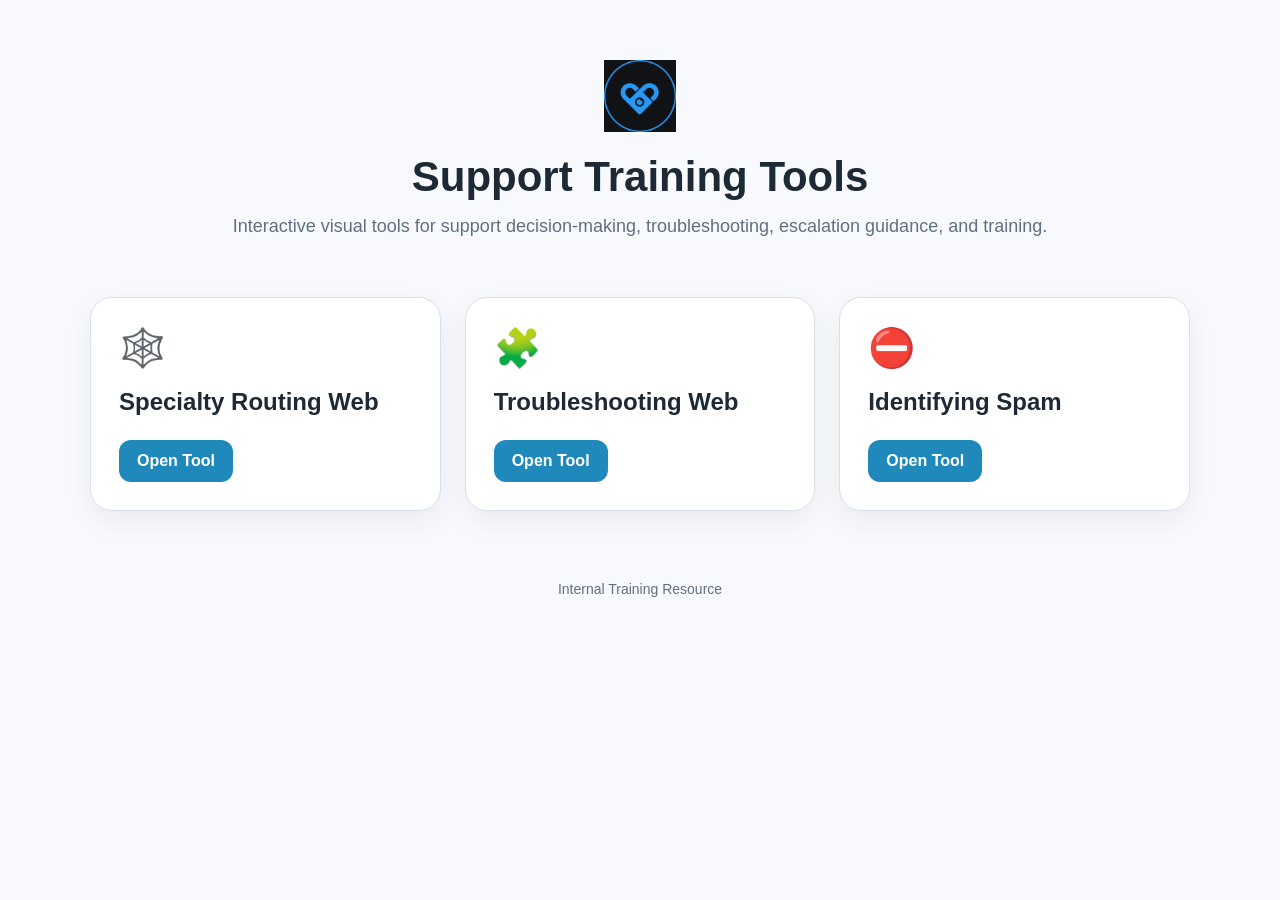
<file: index.html>
<!DOCTYPE html>
<html lang="en">

<head>
  <meta charset="UTF-8">
  <meta name="viewport" content="width=device-width, initial-scale=1.0">

  <title>Fansly Support Training Tools</title>

  <meta name="robots" content="noindex, nofollow">
  <meta name="color-scheme" content="light dark">

  <link rel="icon" type="image/svg+xml" href="./assets/fansly_logo.png">
  <link rel="stylesheet" href="./shared/shared.css">

  <style>
    :root {
      --primary: rgb(31, 137, 187);
      --primary-light: rgb(56, 172, 209);

      --bg: #f7f9fc;
      --card: white;
      --text: #1d2a35;
      --muted: #607080;
      --border: #d8e1ea;
    }

    body {
      margin: 0;
      font-family: Arial, sans-serif;
      background: var(--bg);
      color: var(--text);
      min-height: 100vh;
    }

    .page {
      max-width: 1100px;
      margin: auto;
      padding: 60px 24px;
    }

    .hero {
      text-align: center;
      margin-bottom: 60px;
    }

    .hero-logo {
      width: 72px;
      height: 72px;
      margin-bottom: 18px;
    }

    .hero h1 {
      margin: 0;
      font-size: 42px;
      line-height: 1.1;
    }

    .hero p {
      margin-top: 16px;
      font-size: 18px;
      color: var(--muted);
    }

    .tool-grid {
      display: grid;
      grid-template-columns: repeat(auto-fit, minmax(320px, 1fr));
      gap: 24px;
    }

    .tool-card {
      background: var(--card);
      border: 1px solid var(--border);
      border-radius: 22px;
      padding: 28px;
      box-shadow: 0 10px 30px rgba(0, 0, 0, 0.06);

      transition:
        transform 0.18s ease,
        box-shadow 0.18s ease,
        border-color 0.18s ease;
    }

    .tool-card:hover {
      transform: translateY(-4px);
      border-color: var(--primary-light);
      box-shadow: 0 18px 38px rgba(0, 0, 0, 0.10);
    }

    .tool-icon {
      font-size: 38px;
      margin-bottom: 18px;
    }

    .tool-card h2 {
      margin: 0 0 12px 0;
      font-size: 24px;
    }

    .tool-card p {
      margin: 0 0 24px 0;
      line-height: 1.6;
      color: var(--muted);
    }

    .tool-button {
      display: inline-block;
      background: var(--primary);
      color: white;
      text-decoration: none;
      padding: 12px 18px;
      border-radius: 12px;
      font-weight: bold;

      transition:
        background 0.18s ease,
        transform 0.18s ease;
    }

    .tool-button:hover {
      background: var(--primary-light);
      transform: scale(1.02);
    }

    .footer {
      margin-top: 70px;
      text-align: center;
      font-size: 14px;
      color: var(--muted);
    }

    @media (prefers-color-scheme: dark) {
      :root {
        --bg: #10161d;
        --card: #18212b;
        --text: #f3f7fb;
        --muted: #9fb2c3;
        --border: #2a3947;
      }

      .tool-card {
        box-shadow: 0 10px 30px rgba(0, 0, 0, 0.28);
      }

      .tool-card:hover {
        box-shadow: 0 18px 40px rgba(0, 0, 0, 0.42);
      }
    }
  </style>
</head>

<body>

  <div class="page">

    <section class="hero">
      <img
        class="hero-logo"
        src="./assets/fansly_logo.png"
        alt="Fansly Logo"
      >

      <h1>Support Training Tools</h1>

      <p>
        Interactive visual tools for support decision-making,
        troubleshooting, escalation guidance, and training.
      </p>
    </section>

    <section class="tool-grid">

      <div class="tool-card">
        <div class="tool-icon">🕸️</div>

        <h2>Specialty Routing Web</h2>

        <p>
        </p>

        <a
          class="tool-button"
          href="./inquiry-routing/"
        >
          Open Tool
        </a>
      </div>

      <div class="tool-card">
        <div class="tool-icon">🧩</div>

        <h2>Troubleshooting Web</h2>

        <p>
        </p>

        <a
          class="tool-button"
          href="./troubleshooting/"
        >
          Open Tool
        </a>
      </div>

      <div class="tool-card">
        <div class="tool-icon">⛔</div>

        <h2>Identifying Spam</h2>

        <p>
        </p>

        <a
          class="tool-button"
          href="./spam-training/"
        >
          Open Tool
        </a>
      </div>

    </section>

    <div class="footer">
      Internal Training Resource
    </div>

  </div>

</body>
</html>
</file>
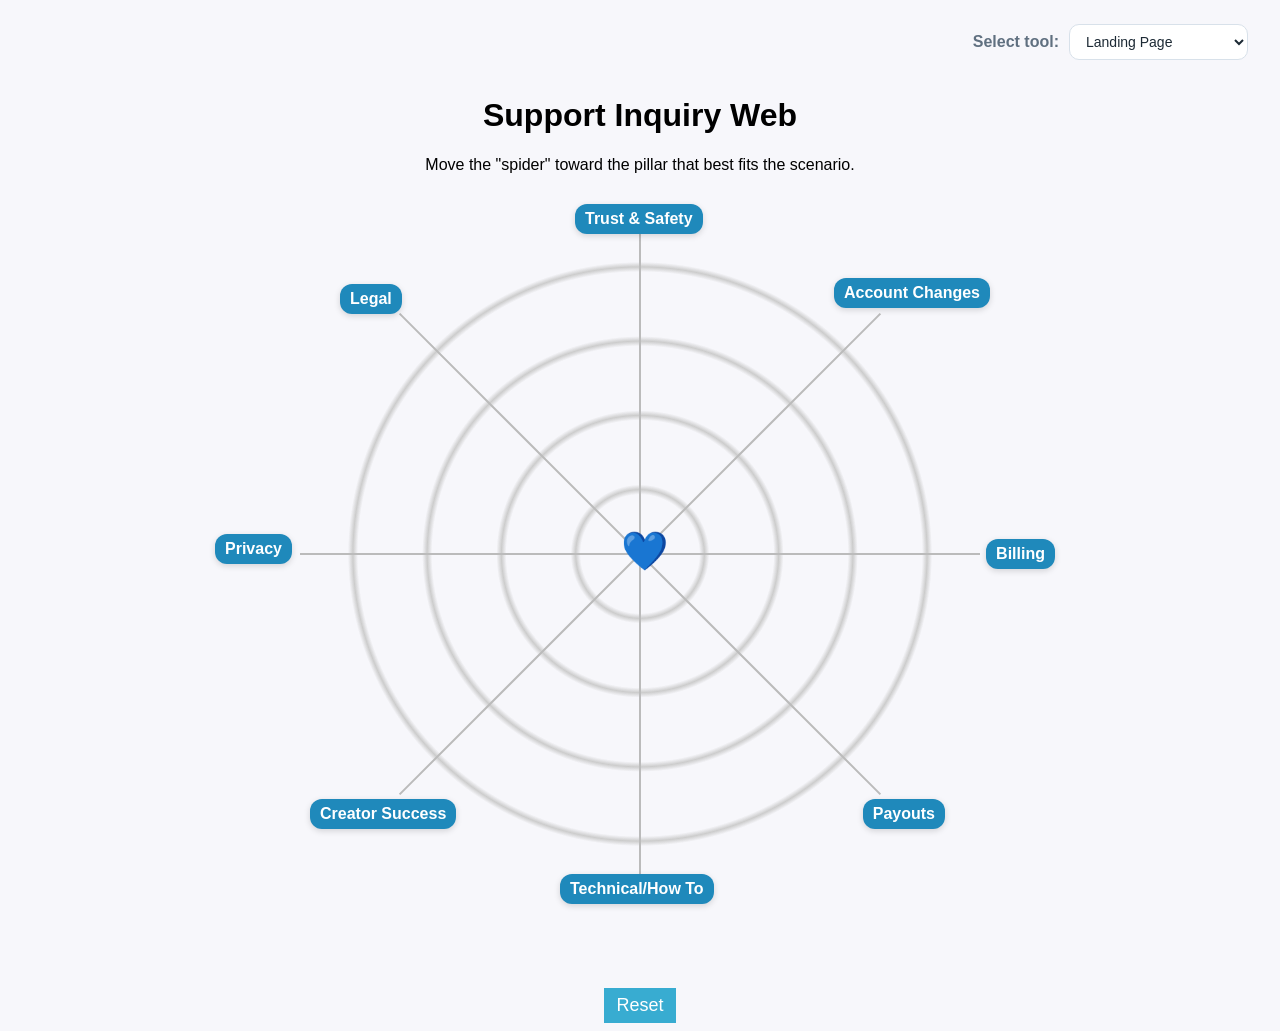
<file: inquiry-routing/index.html>
<!DOCTYPE html>
<html>
<head>
  <meta charset="UTF-8">
  <meta name="viewport" content="width=device-width, initial-scale=1.0">
  <meta name="color-scheme" content="light dark">
  <title>Support Inquiry Web</title>

  <link rel="stylesheet" href="supportWeb.css">
  <link rel="icon" type="image/svg+xml" href="..assets/fansly_logo.png">
  <link rel="stylesheet" href="../shared/shared.css">
</head>

<body>
  <div id="toolNav"></div>
  
  <h1>Support Inquiry Web</h1>
  <p>Move the "spider" toward the pillar that best fits the scenario.</p>

  <div class="web" id="web">

    <svg class="radar-fill" viewBox="0 0 700 700">
      <polygon id="radarShape" points="" />
    </svg>

    <div class="spoke" style="transform: rotate(0deg);"></div>
    <div class="spoke" style="transform: rotate(45deg);"></div>
    <div class="spoke" style="transform: rotate(90deg);"></div>
    <div class="spoke" style="transform: rotate(135deg);"></div>
    <div class="spoke" style="transform: rotate(180deg);"></div>
    <div class="spoke" style="transform: rotate(225deg);"></div>
    <div class="spoke" style="transform: rotate(270deg);"></div>
    <div class="spoke" style="transform: rotate(315deg);"></div>

    <div class="label trust-label" 
         data-tooltip="Examples: model release, applications, banned accounts"
         data-category="trust">Trust & Safety</div>
    <div class="label account-label" 
         data-tooltip="Examples: compromised accounts, account restoration, username or email changes, locating lost accounts"
         data-category="account">Account Changes</div>
    <div class="label billing-label" 
         data-tooltip="Examples: payment issues, delayed transactions, refund requests"
         data-category="billing">Billing</div>
    <div class="label payouts-label" 
         data-tooltip="Examples: invoice requests, payout method inquiries, delayed payouts"
         data-category="payouts">Payouts</div>
    <div class="label technical-label" 
         data-tooltip="Examples: troubleshooting, how a feature works, intended behavior"
         data-category="technical">Technical/How To</div>
    <div class="label creator-label" 
         data-tooltip="Examples: partnership inquiries, marketing related"
         data-category="creator">Creator Success</div>
    <div class="label privacy-label" 
         data-tooltip="Examples: DMCA, delete my data, copy of data"
         data-category="privacy">Privacy</div>
    <div class="label legal-label" 
         data-tooltip="Examples: law enforcement requests, allegations of discrimination"
         data-category="legal">Legal</div>

    <div class="center"></div>
    <div id="spider">💙</div>
  </div>

  <br>
  <br>
  <br>

  <button class="reset-button" onclick="resetMarker()">Reset</button>

  <script src="supportWeb.js"></script>
  <script src="../shared/nav.js"></script>
</body>
</html>
</file>
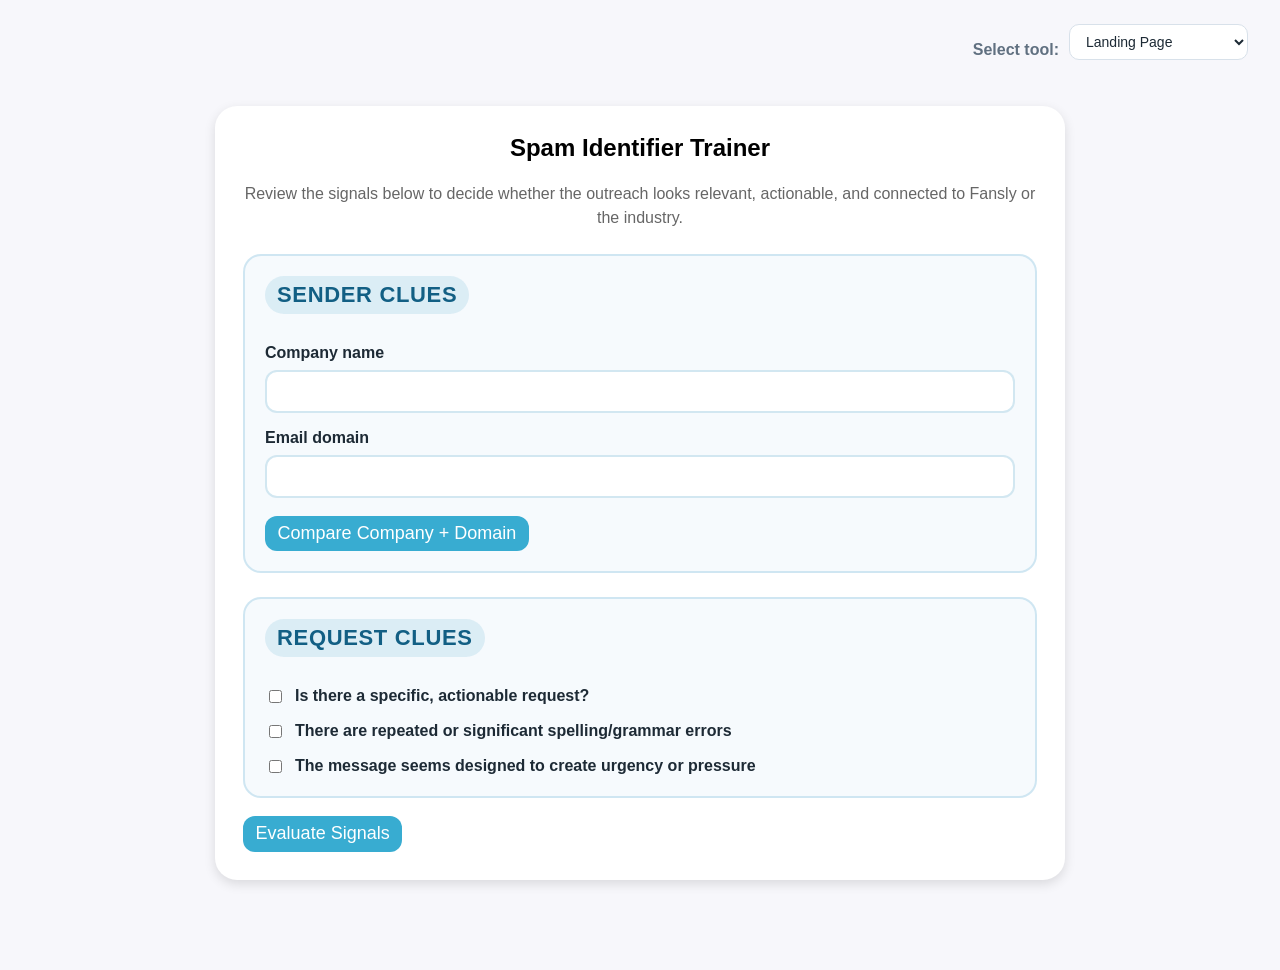
<file: spam-training/index.html>
<!DOCTYPE html>
<html lang="en">

<head>
  <meta charset="UTF-8">
  <meta name="viewport" content="width=device-width, initial-scale=1.0">
  <title>Spam Identifier</title>

  <meta name="robots" content="noindex, nofollow">
  <meta name="color-scheme" content="light dark">

  <link rel="icon" type="image/svg+xml" href="../assets/fansly.svg">
  <link rel="stylesheet" href="../shared/shared.css">
  <link rel="stylesheet" href="./spam-identifier.css">
</head>

<body>
  <div id="toolNav"></div>

  <main class="spam-page">
    <section class="spam-card">
        <h1>Spam Identifier Trainer</h1>

        <p class="intro-text">
        Review the signals below to decide whether the outreach looks relevant,
        actionable, and connected to Fansly or the industry.
        </p>

        <div class="signal-section">
        <div class="signal-pill">Sender Clues</div>

        <label for="companyName">Company name</label>
        <input id="companyName" type="text">

        <label for="emailDomain">Email domain</label>
        <input id="emailDomain" type="text">

        <button class="action-button" type="button" onclick="checkCompanyDomain()">
            Compare Company + Domain
        </button>

        <div id="domainResult" class="result-box"></div>
        </div>

        <div class="signal-section">
        <div class="signal-pill">Request Clues</div>

        <label class="checkbox-row">
            <input id="hasRequest" type="checkbox" onchange="toggleRequestField()">
            Is there a specific, actionable request?
        </label>

        <div id="requestSection" class="hidden">
            <label for="requestText">What is the request?</label>
            <textarea id="requestText"></textarea>

            <label class="checkbox-row">
            <input id="relatedToFansly" type="checkbox">
            The request is related to Fansly or the industry
            </label>
        </div>

        <label class="checkbox-row">
            <input id="hasErrors" type="checkbox">
            There are repeated or significant spelling/grammar errors
            </label>

            <label class="checkbox-row">
            <input id="hasUrgency" type="checkbox">
            The message seems designed to create urgency or pressure
            </label>
        
        </div>

        <button class="reset-button" type="button" onclick="evaluateSpamSignals()">
        Evaluate Signals
        </button>

        <div id="finalResult" class="result-box"></div>
    </section>
    </main>

  <script src="../shared/nav.js"></script>
  <script src="./spam-identifier.js"></script>
</body>
</html>
</file>
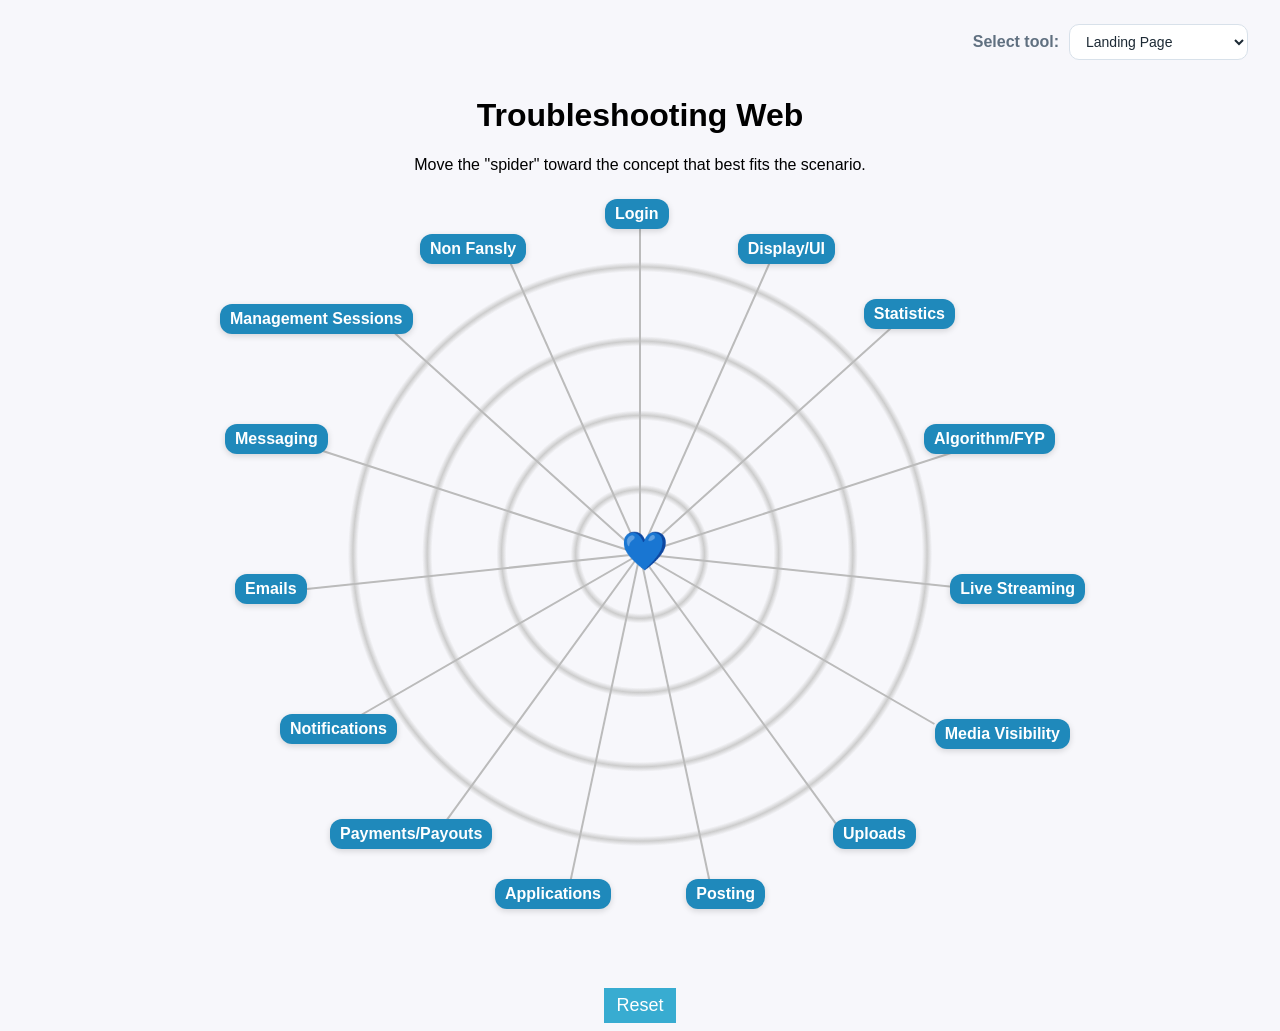
<file: troubleshooting/index.html>
<!DOCTYPE html>
<html>
<head>
  <meta charset="UTF-8">
  <meta name="viewport" content="width=device-width, initial-scale=1.0">
  <meta name="color-scheme" content="light dark">
  <title>Troubleshooting Web</title>

  <link rel="stylesheet" href="tsWeb.css">
  <link rel="icon" type="image/svg+xml" href="../assets/fansly_logo.png">
  <link rel="stylesheet" href="../shared/shared.css">
</head>

<body>
  <div id="toolNav"></div>
  
  <h1>Troubleshooting Web</h1>
  <p>Move the "spider" toward the concept that best fits the scenario.</p>

  <div class="web" id="web">

    <svg class="radar-fill" viewBox="0 0 700 700">
      <polygon id="radarShape" points="" />
    </svg>

    <div class="spoke" style="transform: rotate(0deg);"></div>
    <div class="spoke" style="transform: rotate(24deg);"></div>
    <div class="spoke" style="transform: rotate(48deg);"></div>
    <div class="spoke" style="transform: rotate(72deg);"></div>
    <div class="spoke" style="transform: rotate(96deg);"></div>
    <div class="spoke" style="transform: rotate(120deg);"></div>
    <div class="spoke" style="transform: rotate(144deg);"></div>
    <div class="spoke" style="transform: rotate(168deg);"></div>
    <div class="spoke" style="transform: rotate(192deg);"></div>
    <div class="spoke" style="transform: rotate(216deg);"></div>
    <div class="spoke" style="transform: rotate(240deg);"></div>
    <div class="spoke" style="transform: rotate(264deg);"></div>
    <div class="spoke" style="transform: rotate(288deg);"></div>
    <div class="spoke" style="transform: rotate(312deg);"></div>
    <div class="spoke" style="transform: rotate(336deg);"></div>

    <div class="label login-label" 
         data-tooltip="Examples: "
         data-category="login">Login</div>
    <div class="label display-label" 
         data-tooltip="Examples: "
         data-category="display">Display/UI</div>
    <div class="label stats-label" 
         data-tooltip="Examples: "
         data-category="stats">Statistics</div>
    <div class="label fyp-label" 
         data-tooltip="Examples: "
         data-category="fyp">Algorithm/FYP</div>  
    <div class="label live-label" 
         data-tooltip="Examples: "
         data-category="live">Live Streaming</div>
    <div class="label media-label" 
         data-tooltip="Examples: "
         data-category="media">Media Visibility</div>
    <div class="label uploads-label" 
         data-tooltip="Examples: "
         data-category="uploads">Uploads</div>
    <div class="label posts-label" 
         data-tooltip="Examples: "
         data-category="posts">Posting</div>
    <div class="label apps-label" 
         data-tooltip="Examples: "
         data-category="apps">Applications</div>
    <div class="label money-label" 
         data-tooltip="Examples: "
         data-category="money">Payments/Payouts</div>
    <div class="label messaging-label" 
         data-tooltip="Examples: DMs, mass messages, automated messages"
         data-category="messaging">Messaging</div>
    <div class="label notifs-label" 
         data-tooltip="Examples: "
         data-category="notifs">Notifications</div>
    <div class="label emails-label" 
         data-tooltip="Examples: "
         data-category="emails">Emails</div>
    <div class="label management-label" 
         data-tooltip="Examples: "
         data-category="management">Management Sessions</div>
    <div class="label nonFansly-label" 
         data-tooltip="Examples: "
         data-category="nonFansly">Non Fansly</div>

    <div class="center"></div>
    <div id="spider">💙</div>
  </div>

  <br>
  <br>
  <br>

  <button class="reset-button" onclick="resetMarker()">Reset</button>

  <script src="tsWeb.js"></script>
  <script src="../shared/nav.js"></script>
</body>
</html>
</file>
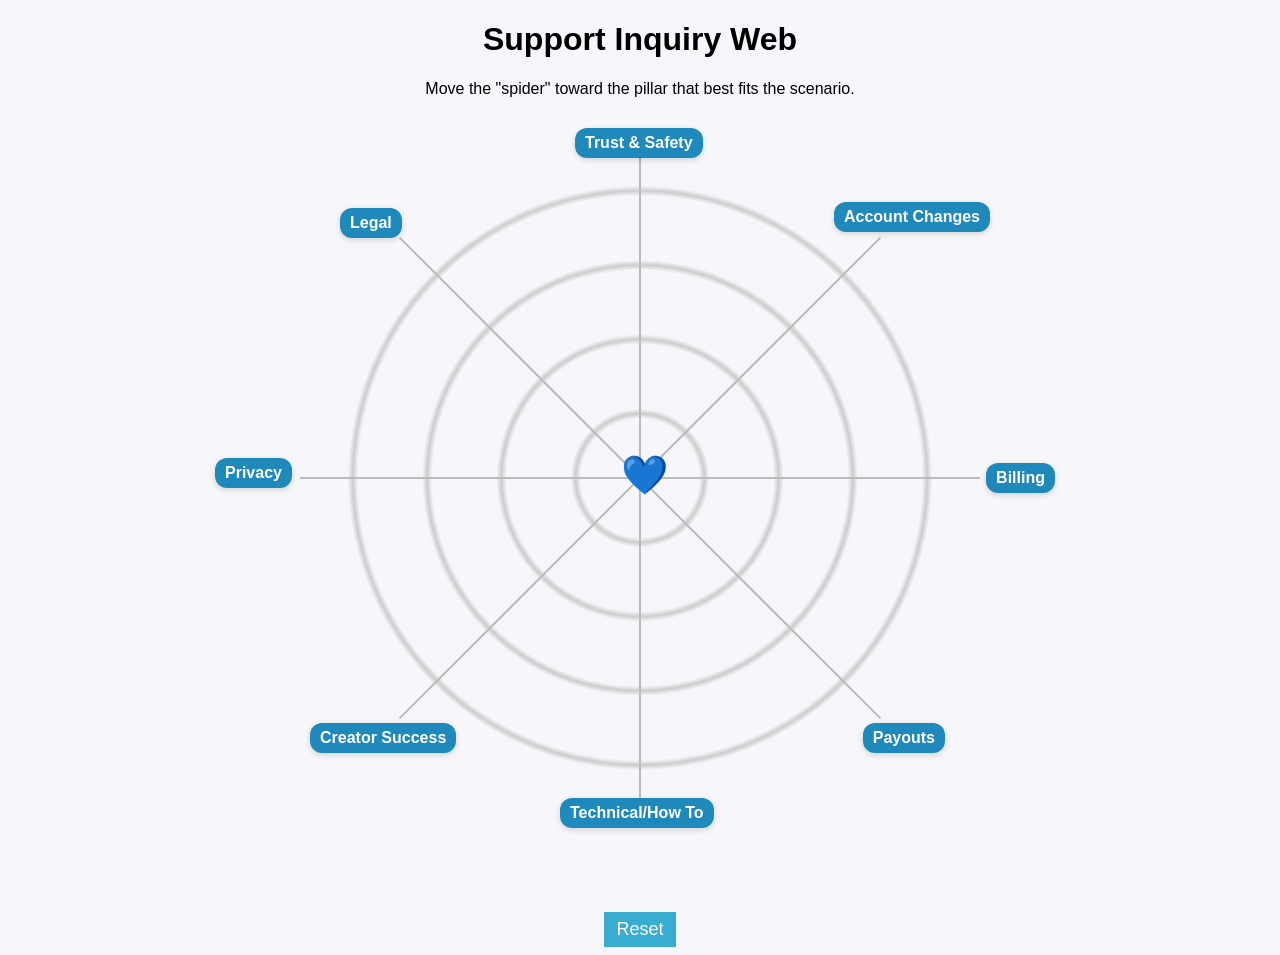
<file: support-web.html>
<!DOCTYPE html>
<html>
<head>
  <meta charset="UTF-8">
  <meta name="viewport" content="width=device-width, initial-scale=1.0">
  <meta name="color-scheme" content="light dark">
  <title>Support Inquiry Web</title>

  <link rel="stylesheet" href="supportWeb.css">
  <link rel="icon" type="image/svg+xml" href="fansly_logo.png">
</head>

<body>
  <h1>Support Inquiry Web</h1>
  <p>Move the "spider" toward the pillar that best fits the scenario.</p>

  <div class="web" id="web">

    <svg class="radar-fill" viewBox="0 0 700 700">
      <polygon id="radarShape" points="" />
    </svg>

    <div class="spoke" style="transform: rotate(0deg);"></div>
    <div class="spoke" style="transform: rotate(45deg);"></div>
    <div class="spoke" style="transform: rotate(90deg);"></div>
    <div class="spoke" style="transform: rotate(135deg);"></div>
    <div class="spoke" style="transform: rotate(180deg);"></div>
    <div class="spoke" style="transform: rotate(225deg);"></div>
    <div class="spoke" style="transform: rotate(270deg);"></div>
    <div class="spoke" style="transform: rotate(315deg);"></div>

    <div class="label trust-label" 
         data-tooltip="Examples: model release, applications, banned accounts"
         data-category="trust">Trust & Safety</div>
    <div class="label account-label" 
         data-tooltip="Examples: compromised accounts, account restoration, username or email changes, locating lost accounts"
         data-category="account">Account Changes</div>
    <div class="label billing-label" 
         data-tooltip="Examples: payment issues, delayed transactions, refund requests"
         data-category="billing">Billing</div>
    <div class="label payouts-label" 
         data-tooltip="Examples: invoice requests, payout method inquiries, delayed payouts"
         data-category="payouts">Payouts</div>
    <div class="label technical-label" 
         data-tooltip="Examples: troubleshooting, how a feature works, intended behavior"
         data-category="technical">Technical/How To</div>
    <div class="label creator-label" 
         data-tooltip="Examples: partnership inquiries, marketing related"
         data-category="creator">Creator Success</div>
    <div class="label privacy-label" 
         data-tooltip="Examples: DMCA, delete my data, copy of data"
         data-category="privacy">Privacy</div>
    <div class="label legal-label" 
         data-tooltip="Examples: law enforcement requests, allegations of discrimination"
         data-category="legal">Legal</div>

    <div class="center"></div>
    <div id="spider">💙</div>
  </div>

  <br>
  <br>
  <br>

  <button class="reset-button" onclick="resetMarker()">Reset</button>

  <script src="supportWeb.js"></script>
</body>
</html>
</file>
<file: shared/shared.css>
.tool-nav {
  display: flex;
  justify-content: flex-end;
  align-items: center;
  gap: 10px;
  padding: 16px 24px;
  font-family: Arial, sans-serif;
}

.tool-nav label {
  font-weight: bold;
  color: #607080;
}

.tool-nav select {
  background: white;
  color: #1d2a35;
  border: 1px solid #d8e1ea;
  border-radius: 10px;
  padding: 8px 12px;
  font-size: 14px;
  cursor: pointer;
}

@media (prefers-color-scheme: dark) {
  .tool-nav label {
    color: #9fb2c3;
  }

  .tool-nav select {
    background: #18212b;
    color: #f3f7fb;
    border-color: #2a3947;
  }
}
</file>
<file: inquiry-routing/supportWeb.css>
body {
    font-family: Arial, sans-serif;
    background: #f7f7fb;
    text-align: center;
}

.web {
    position: relative;
    width: 700px;
    height: 700px;
    margin: 30px auto;
    border-radius: 50%;
    background:
    radial-gradient(circle, transparent 12%, #ccc 13%, transparent 14%),
    radial-gradient(circle, transparent 27%, #ccc 28%, transparent 29%),
    radial-gradient(circle, transparent 42%, #ccc 43%, transparent 44%),
    radial-gradient(circle, transparent 57%, #ccc 58%, transparent 59%),
    radial-gradient(circle, transparent 72%, #ccc 73%, transparent 74%);
}

.spoke {
    position: absolute;
    width: 2px;
    height: 340px;
    background: #bbb;
    left: 349px;
    top: 10px;
    transform-origin: bottom center;
    z-index: 0;
}

.label {
    position: absolute;
    font-weight: bold;
    background: rgb(31, 137, 187);
    color: white;
    padding: 6px 10px;
    border-radius: 12px;
    box-shadow: 0 2px 6px rgba(0,0,0,0.15);
    cursor: default;
    transition: transform 0.15s ease;
    z-index: 3;
}

.label:hover {
    transform: scale(1.03);
}

/* CUSTOM TOOLTIP */
.label::after {
    content: attr(data-tooltip);
    position: absolute;

    width: 220px;
    padding: 10px 12px;

    background: white;
    color: rgb(31, 137, 187);

    border-radius: 12px;
    border: 2px solid rgb(31, 137, 187);

    box-shadow: 0 4px 12px rgba(0,0,0,0.12);

    font-size: 13px;
    font-weight: normal;
    line-height: 1.4;

    opacity: 0;
    pointer-events: none;

    transition: opacity 0.2s ease;

    z-index: 1000;

    top: 115%;
    left: 50%;
    transform: translateX(-50%);
}

/* SHOW TOOLTIP ON HOVER */
.label:hover::after {
    opacity: 1;
}

.label.level-1 {
    background: rgb(96, 181, 216);
}

.label.level-2 {
    background: rgb(31, 137, 187);
    box-shadow: 0 0 0 3px rgba(31, 137, 187, 0.20);
}

.label.level-3 {
    background: rgb(18, 95, 132);
    box-shadow: 0 0 0 4px rgba(31, 137, 187, 0.30);
}

.label.level-4 {
  background: rgb(10, 65, 95);
  box-shadow:
    0 0 0 4px rgba(31, 137, 187, 0.35),
    0 0 18px rgba(31, 137, 187, 0.45);
}

.trust-label {
  top: 0;
  left: 285px;
}

.account-label{
  top: 74px; 
  right: 0px;
}

.billing-label{
  top: 335px; 
  right: -65px;  
}

.payouts-label{
  bottom: 75px; 
  right: 45px;  
}

.technical-label{
  bottom: 0; 
  left: 270px;  
}

.creator-label{
  bottom: 75px; 
  left: 20px;  
}

.privacy-label{
  top: 330px; 
  left: -75px;
}

.legal-label{
  top: 80px; 
  left: 50px;  
}

#spider {
    position: absolute;
    font-size: 38px;
    cursor: grab;
    left: 331px;
    top: 325px;
    user-select: none;
    z-index: 4;
}

.center {
    position: absolute;
    left: 285px;
    top: 335px;
    color: #666;
    font-size: 14px;
}

.reset-button{
    background-color: rgb(56, 172, 209);
    border: none;
    color: white;
    font-size: 18px;
    padding: 0.40em .70em;
}

.radar-fill {
    position: absolute;
    inset: 0;
    width: 700px;
    height: 700px;
    pointer-events: none;
    z-index: 1;
}

#radarShape {
    fill: rgba(31, 137, 187, 0.28);
    stroke: rgb(31, 137, 187);
    stroke-width: 3;
}

@media (prefers-color-scheme: dark) {
  body {
    background: #121820;
    color: #f3f7fb;
  }

  .web {
    background:
      radial-gradient(circle, transparent 12%, #3c4a57 13%, transparent 14%),
      radial-gradient(circle, transparent 27%, #3c4a57 28%, transparent 29%),
      radial-gradient(circle, transparent 42%, #3c4a57 43%, transparent 44%),
      radial-gradient(circle, transparent 57%, #3c4a57 58%, transparent 59%),
      radial-gradient(circle, transparent 72%, #3c4a57 73%, transparent 74%);
  }

  .spoke {
    background: #3c4a57;
  }

  .label {
    background: rgb(56, 172, 209);
    color: white;
    box-shadow: 0 2px 8px rgba(0, 0, 0, 0.35);
  }

  .label::after {
    background: #1c2630;
    color: #f3f7fb;
    border-color: rgb(56, 172, 209);
    box-shadow: 0 4px 14px rgba(0, 0, 0, 0.45);
  }

  .reset-button {
    background-color: rgb(56, 172, 209);
    color: white;
    border-radius: 12px;
  }

  #radarShape {
    fill: rgba(56, 172, 209, 0.26);
    stroke: rgb(56, 172, 209);
  }
}
</file>
<file: spam-training/spam-identifier.css>
body {
    font-family: Arial, sans-serif;
    background: #f7f7fb;
    text-align: center;
}

.page {
  max-width: 860px;
  margin: auto;
  padding: 40px 24px 70px;
}

.card {
  background: var(--card);
  border: 1px solid var(--border);
  border-radius: 22px;
  padding: 32px;
  box-shadow: 0 10px 30px rgba(0, 0, 0, 0.06);
}

.card h1 {
  margin-top: 0;
  font-size: 36px;
}

.spam-page {
  max-width: 850px;
  margin: 30px auto;
  padding: 0 20px 60px;
}

.spam-card {
  background: white;
  border-radius: 22px;
  padding: 28px;
  box-shadow: 0 4px 12px rgba(0,0,0,0.12);
  text-align: left;
}

.spam-card h1 {
  text-align: center;
  margin-top: 0;
}

.intro-text {
  text-align: center;
  color: #666;
  line-height: 1.5;
}

.signal-section {
  margin-top: 24px;
  padding: 20px;
  border: 2px solid rgba(31, 137, 187, 0.18);
  border-radius: 18px;
  background: rgba(31, 137, 187, 0.04);
}

.signal-pill {
  display: inline-block;

  background: rgba(31, 137, 187, 0.12);
  color: rgb(18, 95, 132);

  border: none;

  font-weight: bold;
  letter-spacing: 0.03em;
  text-transform: uppercase;
  font-size: 22px;

  padding: 6px 12px;
  border-radius: 999px;

  margin-bottom: 14px;
}

label {
  display: block;
  font-weight: bold;
  color: #1d2a35;
  margin-top: 16px;
}

.spam-card input,
.spam-card textarea,
.spam-card select {
  width: 100%;
  box-sizing: border-box;
  margin-top: 8px;
  padding: 11px 12px;
  border: 2px solid rgba(31, 137, 187, 0.20);
  border-radius: 12px;
  font-size: 15px;
  font-family: Arial, sans-serif;
}

textarea {
  min-height: 110px;
  resize: vertical;
}

.checkbox-row {
  display: flex;
  align-items: flex-start;
  gap: 10px;
  margin-top: 16px;
}

.checkbox-row input {
  width: auto;
  margin-top: 3px;
}

.action-button,
.reset-button {
  background-color: rgb(56, 172, 209);
  border: none;
  color: white;
  font-size: 18px;
  padding: 0.40em .70em;
  border-radius: 12px;
  cursor: pointer;
  margin-top: 18px;
}

.action-button:hover,
.reset-button:hover {
  background: rgb(31, 137, 187);
}

.result-box {
  margin-top: 18px;
  padding: 14px 16px;
  border-radius: 12px;
  border: 2px solid rgb(31, 137, 187);
  background: white;
  color: rgb(31, 137, 187);
  box-shadow: 0 4px 12px rgba(0,0,0,0.12);
  line-height: 1.5;
}

.result-box:empty {
  display: none;
}

.result-box.warning {
  border-color: rgb(18, 95, 132);
  color: rgb(18, 95, 132);
  background: rgba(31, 137, 187, 0.08);
}

.result-box.positive {
  border-color: rgb(96, 181, 216);
  color: rgb(18, 95, 132);
  background: rgba(96, 181, 216, 0.14);
}

.hidden {
  display: none;
}

.tool-nav select {
  width: auto;
}

@media (prefers-color-scheme: dark) {
  body {
    background: #121820;
    color: #f3f7fb;
  }

  .spam-card {
    background: #1c2630;
    box-shadow: 0 4px 14px rgba(0, 0, 0, 0.45);
  }

  .intro-text {
    color: #c9d6e2;
  }

  .signal-section {
    background: rgba(56, 172, 209, 0.08);
    border-color: rgba(56, 172, 209, 0.30);
  }

  .signal-pill {
    background: rgba(56, 172, 209, 0.14);
    color: #d8f1fb;
    border-color: rgba(56, 172, 209, 0.38);
  }

  label {
    color: #f3f7fb;
  }

  input,
  textarea,
  select {
    background: #121820;
    color: #f3f7fb;
    border-color: #3c4a57;
  }

  .result-box {
    background: #1c2630;
    color: #f3f7fb;
    border-color: rgb(56, 172, 209);
    box-shadow: 0 4px 14px rgba(0, 0, 0, 0.45);
  }

  .result-box.warning {
    color: #f3f7fb;
    border-color: rgb(56, 172, 209);
    background: rgba(56, 172, 209, 0.12);
  }

  .result-box.positive {
    color: #f3f7fb;
    border-color: rgb(96, 181, 216);
    background: rgba(56, 172, 209, 0.18);
  }
}
</file>
<file: troubleshooting/tsWeb.css>
body {
    font-family: Arial, sans-serif;
    background: #f7f7fb;
    text-align: center;
}

.web {
    position: relative;
    width: 700px;
    height: 700px;
    margin: 30px auto;
    border-radius: 50%;
    background:
    radial-gradient(circle, transparent 12%, #ccc 13%, transparent 14%),
    radial-gradient(circle, transparent 27%, #ccc 28%, transparent 29%),
    radial-gradient(circle, transparent 42%, #ccc 43%, transparent 44%),
    radial-gradient(circle, transparent 57%, #ccc 58%, transparent 59%),
    radial-gradient(circle, transparent 72%, #ccc 73%, transparent 74%);
}

.spoke {
    position: absolute;
    width: 2px;
    height: 340px;
    background: #bbb;
    left: 349px;
    top: 10px;
    transform-origin: bottom center;
    z-index: 0;
}

.label {
    position: absolute;
    font-weight: bold;
    background: rgb(31, 137, 187);
    color: white;
    padding: 6px 10px;
    border-radius: 12px;
    box-shadow: 0 2px 6px rgba(0,0,0,0.15);
    cursor: default;
    transition: transform 0.15s ease;
    z-index: 3;
}

.label:hover {
    transform: scale(1.03);
}

/* CUSTOM TOOLTIP */
.label::after {
    content: attr(data-tooltip);
    position: absolute;

    width: 220px;
    padding: 10px 12px;

    background: white;
    color: rgb(31, 137, 187);

    border-radius: 12px;
    border: 2px solid rgb(31, 137, 187);

    box-shadow: 0 4px 12px rgba(0,0,0,0.12);

    font-size: 13px;
    font-weight: normal;
    line-height: 1.4;

    opacity: 0;
    pointer-events: none;

    transition: opacity 0.2s ease;

    z-index: 1000;

    top: 115%;
    left: 50%;
    transform: translateX(-50%);
}

/* SHOW TOOLTIP ON HOVER */
.label:hover::after {
    opacity: 1;
}

.label.level-1 {
    background: rgb(96, 181, 216);
}

.label.level-2 {
    background: rgb(31, 137, 187);
    box-shadow: 0 0 0 3px rgba(31, 137, 187, 0.20);
}

.label.level-3 {
    background: rgb(18, 95, 132);
    box-shadow: 0 0 0 4px rgba(31, 137, 187, 0.30);
}

.label.level-4 {
  background: rgb(10, 65, 95);
  box-shadow:
    0 0 0 4px rgba(31, 137, 187, 0.35),
    0 0 18px rgba(31, 137, 187, 0.45);
}

.login-label {
  top: -5px;
  left: 315px;
}

.display-label {
  top: 30px;
  right: 155px;
}

.stats-label {
  top: 95px;
  right: 35px;
}

.fyp-label {
  top: 220px;
  right: -65px;
}

.live-label {
  top: 370px;
  right: -95px;
}

.media-label {
  bottom: 155px;
  right: -80px;
}

.uploads-label {
  bottom: 55px;
  right: 74px;
}

.posts-label {
  bottom: -5px;
  right: 225px;
}

.apps-label {
  bottom: -5px;
  left: 205px;
}

.messaging-label {
  top: 220px;
  left: -65px;
}

.notifs-label {
  bottom: 160px;
  left: -10px;
}

.emails-label {
  bottom: 300px;
  left: -55px;
}

.money-label {
  bottom: 55px;
  left: 40px;
}

.management-label {
  top: 100px;
  left: -70px;
}

.nonFansly-label {
  top: 30px;
  left: 130px;
}

#spider {
    position: absolute;
    font-size: 38px;
    cursor: grab;
    left: 331px;
    top: 325px;
    user-select: none;
    z-index: 4;
}

.center {
    position: absolute;
    left: 285px;
    top: 335px;
    color: #666;
    font-size: 14px;
}

.reset-button{
    background-color: rgb(56, 172, 209);
    border: none;
    color: white;
    font-size: 18px;
    padding: 0.40em .70em;
}

.radar-fill {
    position: absolute;
    inset: 0;
    width: 700px;
    height: 700px;
    pointer-events: none;
    z-index: 1;
}

#radarShape {
    fill: rgba(31, 137, 187, 0.28);
    stroke: rgb(31, 137, 187);
    stroke-width: 3;
}

@media (prefers-color-scheme: dark) {
  body {
    background: #121820;
    color: #f3f7fb;
  }

  .web {
    background:
      radial-gradient(circle, transparent 12%, #3c4a57 13%, transparent 14%),
      radial-gradient(circle, transparent 27%, #3c4a57 28%, transparent 29%),
      radial-gradient(circle, transparent 42%, #3c4a57 43%, transparent 44%),
      radial-gradient(circle, transparent 57%, #3c4a57 58%, transparent 59%),
      radial-gradient(circle, transparent 72%, #3c4a57 73%, transparent 74%);
  }

  .spoke {
    background: #3c4a57;
  }

  .label {
    background: rgb(56, 172, 209);
    color: white;
    box-shadow: 0 2px 8px rgba(0, 0, 0, 0.35);
  }

  .label::after {
    background: #1c2630;
    color: #f3f7fb;
    border-color: rgb(56, 172, 209);
    box-shadow: 0 4px 14px rgba(0, 0, 0, 0.45);
  }

  .reset-button {
    background-color: rgb(56, 172, 209);
    color: white;
    border-radius: 12px;
  }

  #radarShape {
    fill: rgba(56, 172, 209, 0.26);
    stroke: rgb(56, 172, 209);
  }
}
</file>
<file: supportWeb.css>
body {
    font-family: Arial, sans-serif;
    background: #f7f7fb;
    text-align: center;
}

.web {
    position: relative;
    width: 700px;
    height: 700px;
    margin: 30px auto;
    border-radius: 50%;
    background:
    radial-gradient(circle, transparent 12%, #ccc 13%, transparent 14%),
    radial-gradient(circle, transparent 27%, #ccc 28%, transparent 29%),
    radial-gradient(circle, transparent 42%, #ccc 43%, transparent 44%),
    radial-gradient(circle, transparent 57%, #ccc 58%, transparent 59%),
    radial-gradient(circle, transparent 72%, #ccc 73%, transparent 74%);
}

.spoke {
    position: absolute;
    width: 2px;
    height: 340px;
    background: #bbb;
    left: 349px;
    top: 10px;
    transform-origin: bottom center;
    z-index: 0;
}

.label {
    position: absolute;
    font-weight: bold;
    background: rgb(31, 137, 187);
    color: white;
    padding: 6px 10px;
    border-radius: 12px;
    box-shadow: 0 2px 6px rgba(0,0,0,0.15);
    cursor: default;
    transition: transform 0.15s ease;
    z-index: 3;
}

.label:hover {
    transform: scale(1.03);
}

/* CUSTOM TOOLTIP */
.label::after {
    content: attr(data-tooltip);
    position: absolute;

    width: 220px;
    padding: 10px 12px;

    background: white;
    color: rgb(31, 137, 187);

    border-radius: 12px;
    border: 2px solid rgb(31, 137, 187);

    box-shadow: 0 4px 12px rgba(0,0,0,0.12);

    font-size: 13px;
    font-weight: normal;
    line-height: 1.4;

    opacity: 0;
    pointer-events: none;

    transition: opacity 0.2s ease;

    z-index: 1000;

    top: 115%;
    left: 50%;
    transform: translateX(-50%);
}

/* SHOW TOOLTIP ON HOVER */
.label:hover::after {
    opacity: 1;
}

.label.level-1 {
    background: rgb(96, 181, 216);
}

.label.level-2 {
    background: rgb(31, 137, 187);
    box-shadow: 0 0 0 3px rgba(31, 137, 187, 0.20);
}

.label.level-3 {
    background: rgb(18, 95, 132);
    box-shadow: 0 0 0 4px rgba(31, 137, 187, 0.30);
}

.label.level-4 {
  background: rgb(10, 65, 95);
  box-shadow:
    0 0 0 4px rgba(31, 137, 187, 0.35),
    0 0 18px rgba(31, 137, 187, 0.45);
}

.trust-label {
  top: 0;
  left: 285px;
}

.account-label{
  top: 74px; 
  right: 0px;
}

.billing-label{
  top: 335px; 
  right: -65px;  
}

.payouts-label{
  bottom: 75px; 
  right: 45px;  
}

.technical-label{
  bottom: 0; 
  left: 270px;  
}

.creator-label{
  bottom: 75px; 
  left: 20px;  
}

.privacy-label{
  top: 330px; 
  left: -75px;
}

.legal-label{
  top: 80px; 
  left: 50px;  
}

#spider {
    position: absolute;
    font-size: 38px;
    cursor: grab;
    left: 331px;
    top: 325px;
    user-select: none;
    z-index: 4;
}

.center {
    position: absolute;
    left: 285px;
    top: 335px;
    color: #666;
    font-size: 14px;
}

.reset-button{
    background-color: rgb(56, 172, 209);
    border: none;
    color: white;
    font-size: 18px;
    padding: 0.40em .70em;
}

.radar-fill {
    position: absolute;
    inset: 0;
    width: 700px;
    height: 700px;
    pointer-events: none;
    z-index: 1;
}

#radarShape {
    fill: rgba(31, 137, 187, 0.28);
    stroke: rgb(31, 137, 187);
    stroke-width: 3;
}

@media (prefers-color-scheme: dark) {
  body {
    background: #121820;
    color: #f3f7fb;
  }

  .web {
    background:
      radial-gradient(circle, transparent 12%, #3c4a57 13%, transparent 14%),
      radial-gradient(circle, transparent 27%, #3c4a57 28%, transparent 29%),
      radial-gradient(circle, transparent 42%, #3c4a57 43%, transparent 44%),
      radial-gradient(circle, transparent 57%, #3c4a57 58%, transparent 59%),
      radial-gradient(circle, transparent 72%, #3c4a57 73%, transparent 74%);
  }

  .spoke {
    background: #3c4a57;
  }

  .label {
    background: rgb(56, 172, 209);
    color: white;
    box-shadow: 0 2px 8px rgba(0, 0, 0, 0.35);
  }

  .label::after {
    background: #1c2630;
    color: #f3f7fb;
    border-color: rgb(56, 172, 209);
    box-shadow: 0 4px 14px rgba(0, 0, 0, 0.45);
  }

  .reset-button {
    background-color: rgb(56, 172, 209);
    color: white;
    border-radius: 12px;
  }

  #radarShape {
    fill: rgba(56, 172, 209, 0.26);
    stroke: rgb(56, 172, 209);
  }
}
</file>
